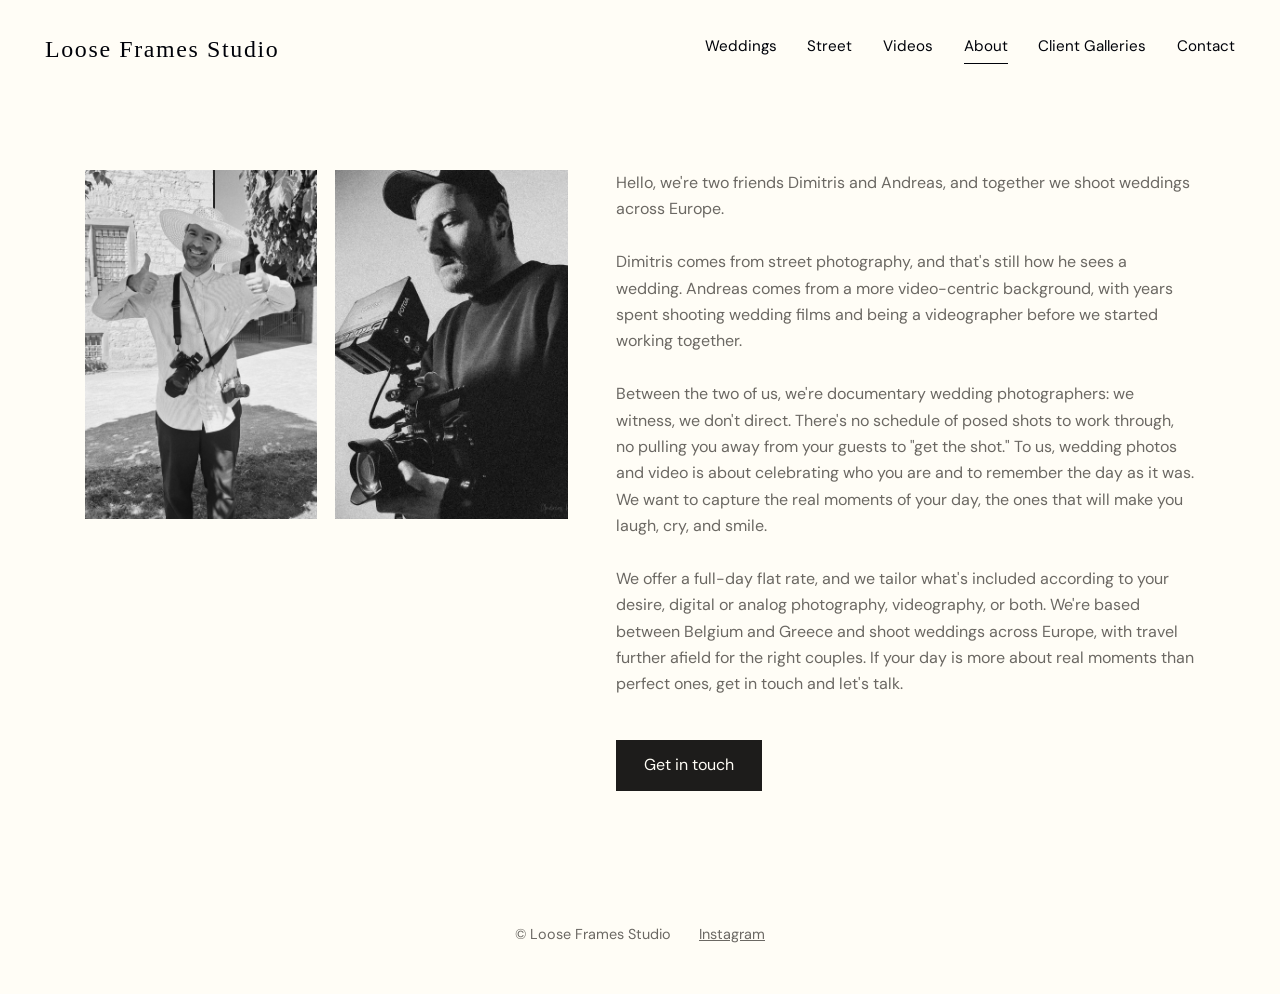
<file: about.html>
<!doctype html>
<html lang="en"><head><meta charset="utf-8">
<meta name="viewport" content="width=device-width,initial-scale=1">
<title>About Dimitris &amp; Andreas | Loose Frame Studio</title>
<meta name="description" content="Meet Dimitris and Andreas of Loose Frame Studio — documentary wedding photographers based between Ghent and Thessaloniki.">
<meta property="og:title" content="About Dimitris &amp; Andreas | Loose Frame Studio">
<meta property="og:description" content="Documentary wedding photographers based between Ghent and Thessaloniki.">
<meta property="og:image" content="https://looseframestudio.com/images/og-cover.jpg">
<meta property="og:url" content="https://looseframestudio.com/about.html">
<meta property="og:type" content="website">
<link rel="preconnect" href="https://fonts.googleapis.com"><link rel="preconnect" href="https://fonts.gstatic.com" crossorigin>
<link href="https://fonts.googleapis.com/css2?family=Fraunces:opsz,wght@9..144,300;9..144,400&family=DM+Sans:wght@400;500&display=swap" rel="stylesheet">
<link rel="stylesheet" href="style.css"></head>
<body>
<header class="site-header">
<a class="logo" href="index.html"><img src="images/logo.svg" alt="Loose Frames Studio — home"></a>
<button class="menu-btn" aria-expanded="false" aria-controls="nav">Menu</button>
<nav id="nav"><a href="index.html">Weddings</a><a href="street.html">Street</a><a href="videos.html">Videos</a><a href="about.html" aria-current="page">About</a><a href="galleries.html">Client Galleries</a><a href="contact.html">Contact</a></nav>
</header>
<main><section class="about-page">
<div class="about-split">
<div class="about-portraits" aria-label="Loose Frame Studio photographers">
<img src="images/dimi.jpeg" alt="Dimitris, documentary wedding photographer" width="999" height="1500">
<img src="images/andy.jpeg" alt="Andreas, wedding filmmaker and photographer" width="1000" height="1500">
</div>
<div class="about-body"><p>
    Hello, we're two friends Dimitris and Andreas, and together we shoot weddings across Europe.
    <br><br>
    Dimitris comes from street photography, and that's still how he sees a wedding. Andreas comes from a more video-centric background, with years spent shooting wedding films and being a videographer before we started working together.
    <br><br>
    Between the two of us, we're documentary wedding photographers: we witness, we don't direct. There's no schedule of posed shots to work through, no pulling you away from your guests to "get the shot." To us, wedding photos and video is about celebrating who you are and to remember the day as it was. We want to capture the real moments of your day, the ones that will make you laugh, cry, and smile.
    <br><br>
    We offer a full-day flat rate, and we tailor what's included according to your desire, digital or analog photography, videography, or both. We're based between Belgium and Greece and shoot weddings across Europe, with travel further afield for the right couples. If your day is more about real moments than perfect ones, get in touch and let's talk.
    <br><br>
</p><p><a class="btn" href="contact.html">Get in touch</a></p></div>
</div>
</section></main>
<footer class="site-footer"><span>© Loose Frames Studio</span><a href="https://www.instagram.com/tzasleas_snaps/" target="_blank" rel="noopener">Instagram</a></footer>
<script src="main.js"></script></body></html>
</file>
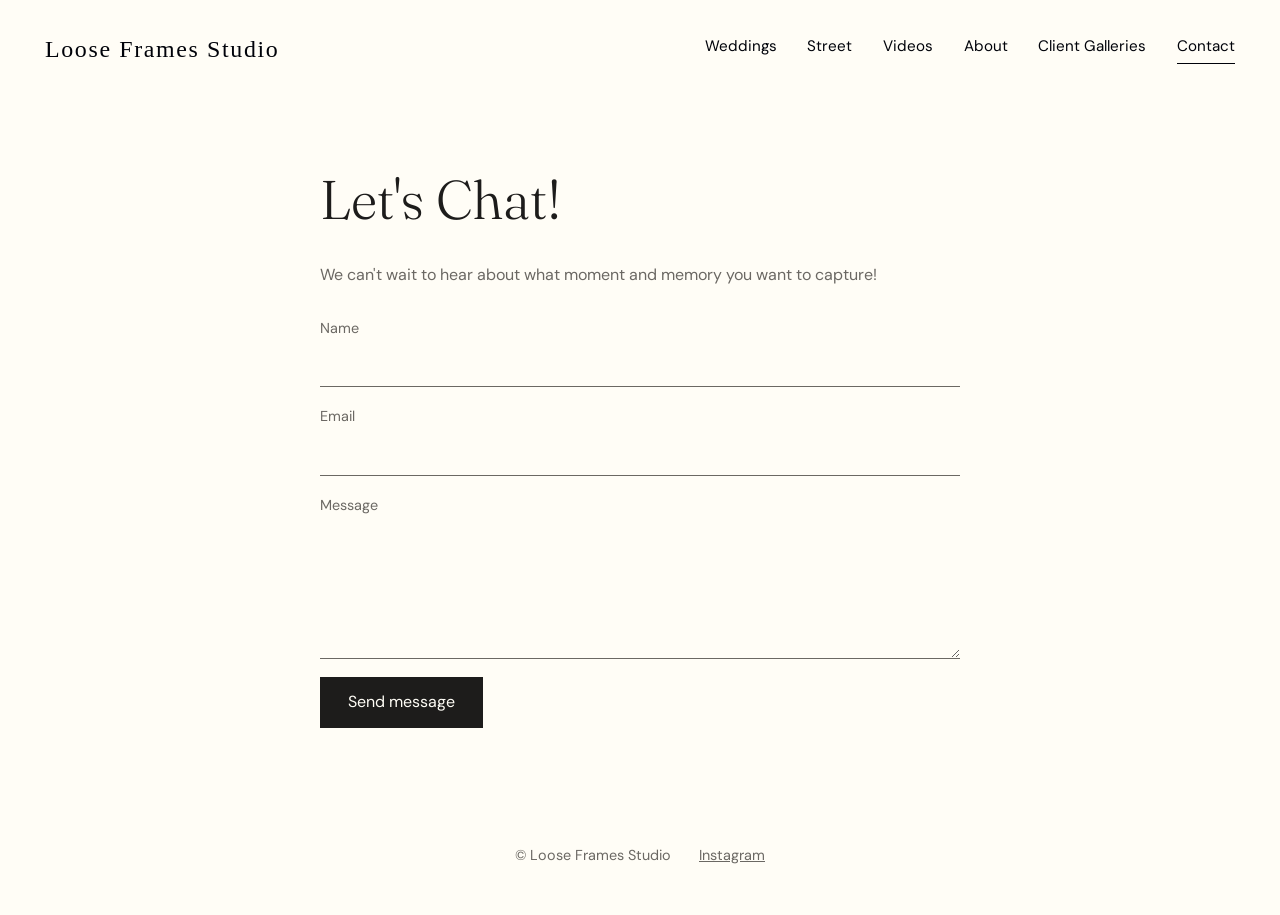
<file: contact.html>
<!doctype html>
<html lang="en"><head><meta charset="utf-8">
<meta name="viewport" content="width=device-width,initial-scale=1">
<title>Contact | Loose Frame Studio</title>
<meta name="description" content="Get in touch with Loose Frame Studio about your wedding date, location, and the story you want told.">
<meta property="og:title" content="Contact | Loose Frame Studio">
<meta property="og:description" content="Get in touch about your wedding date, location, and the story you want told.">
<meta property="og:image" content="https://looseframestudio.com/images/og-cover.jpg">
<meta property="og:url" content="https://looseframestudio.com/contact.html">
<meta property="og:type" content="website">
<link rel="preconnect" href="https://fonts.googleapis.com"><link rel="preconnect" href="https://fonts.gstatic.com" crossorigin>
<link href="https://fonts.googleapis.com/css2?family=Fraunces:opsz,wght@9..144,300;9..144,400&family=DM+Sans:wght@400;500&display=swap" rel="stylesheet">
<link rel="stylesheet" href="style.css"></head>
<body>
<header class="site-header">
<a class="logo" href="index.html"><img src="images/logo.svg" alt="Loose Frames Studio — home"></a>
<button class="menu-btn" aria-expanded="false" aria-controls="nav">Menu</button>
<nav id="nav"><a href="index.html">Weddings</a><a href="street.html">Street</a><a href="videos.html">Videos</a><a href="about.html">About</a><a href="galleries.html">Client Galleries</a><a href="contact.html" aria-current="page">Contact</a></nav>
</header>
<main><section class="text-page narrow"><div><h1>Let's Chat!</h1><p>We can't wait to hear about what moment and memory you want to capture!</p>
<form action="https://formspree.io/f/moejwvaa" method="POST">
<label>Name<input name="name" required autocomplete="name"></label>
<label>Email<input type="email" name="email" required autocomplete="email"></label>
<label>Message<textarea name="message" rows="5" required></textarea></label>
<button class="btn" type="submit">Send message</button></form></div></section></main>
<footer class="site-footer"><span>© Loose Frames Studio</span><a href="https://www.instagram.com/tzasleas_snaps/" target="_blank" rel="noopener">Instagram</a></footer>
<script src="main.js"></script></body></html>
</file>
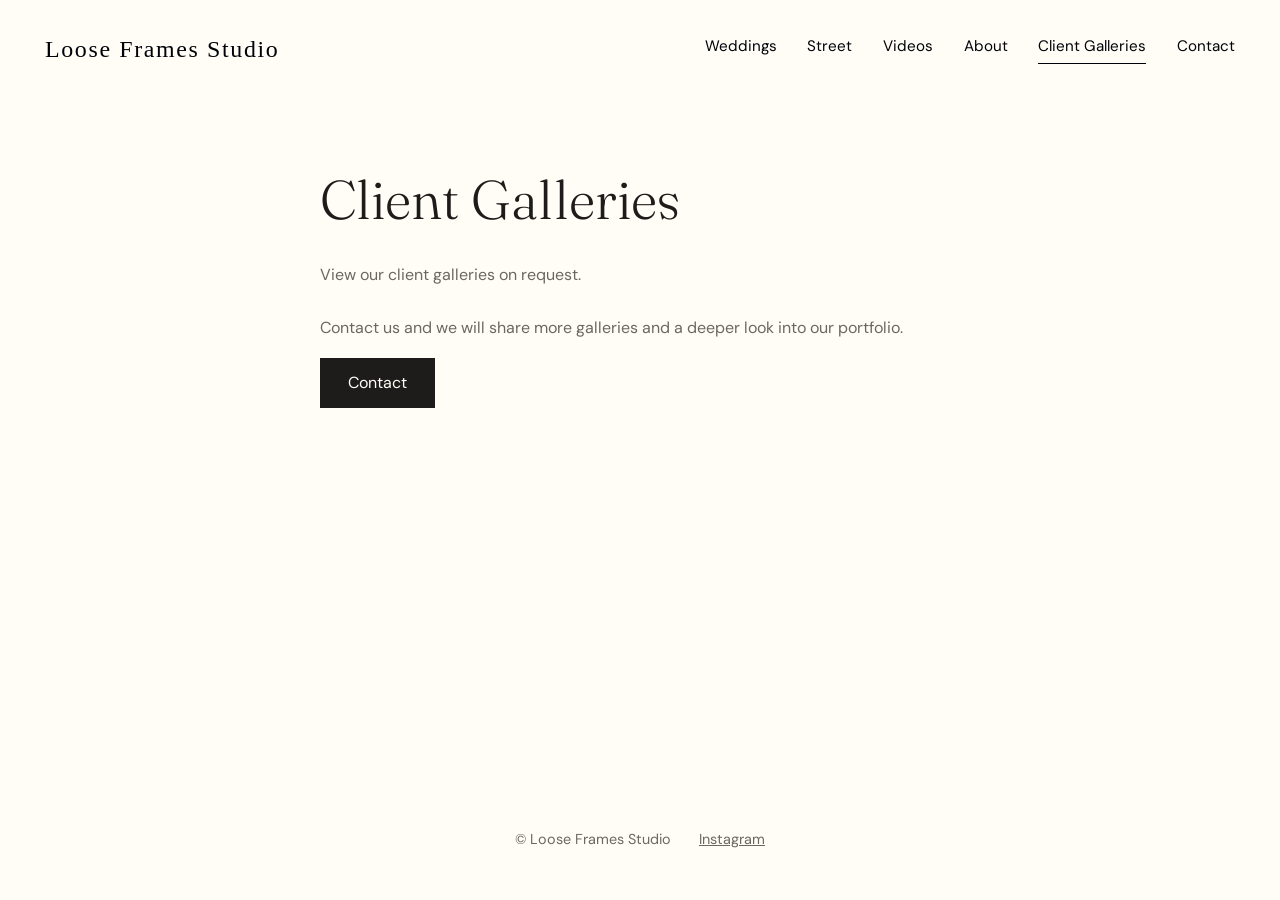
<file: galleries.html>
<!doctype html>
<html lang="en"><head><meta charset="utf-8">
<meta name="viewport" content="width=device-width,initial-scale=1">
<title>Client Galleries | Loose Frame Studio</title>
<meta name="description" content="Request access to Loose Frame Studio client galleries.">
<meta name="robots" content="noindex, follow">
<meta property="og:title" content="Client Galleries | Loose Frame Studio">
<meta property="og:description" content="Request access to Loose Frame Studio client galleries.">
<meta property="og:image" content="https://looseframestudio.com/images/og-cover.jpg">
<meta property="og:url" content="https://looseframestudio.com/galleries.html">
<meta property="og:type" content="website">
<link rel="preconnect" href="https://fonts.googleapis.com"><link rel="preconnect" href="https://fonts.gstatic.com" crossorigin>
<link href="https://fonts.googleapis.com/css2?family=Fraunces:opsz,wght@9..144,300;9..144,400&family=DM+Sans:wght@400;500&display=swap" rel="stylesheet">
<link rel="stylesheet" href="style.css"></head>
<body>
<header class="site-header">
<a class="logo" href="index.html"><img src="images/logo.svg" alt="Loose Frames Studio — home"></a>
<button class="menu-btn" aria-expanded="false" aria-controls="nav">Menu</button>
<nav id="nav"><a href="index.html">Weddings</a><a href="street.html">Street</a><a href="videos.html">Videos</a><a href="about.html">About</a><a href="galleries.html" aria-current="page">Client Galleries</a><a href="contact.html">Contact</a></nav>
</header>
<main><section class="text-page narrow"><div>
<h1>Client Galleries</h1>
<p>View our client galleries on request. 
    <br><br>
    Contact us and we will share more galleries and a deeper look into our portfolio.
</p>
<p><a class="btn" href="contact.html">Contact</a></p>
</div></section></main>
<footer class="site-footer"><span>© Loose Frames Studio</span><a href="https://www.instagram.com/tzasleas_snaps/" target="_blank" rel="noopener">Instagram</a></footer>
<script src="main.js"></script></body></html>
</file>
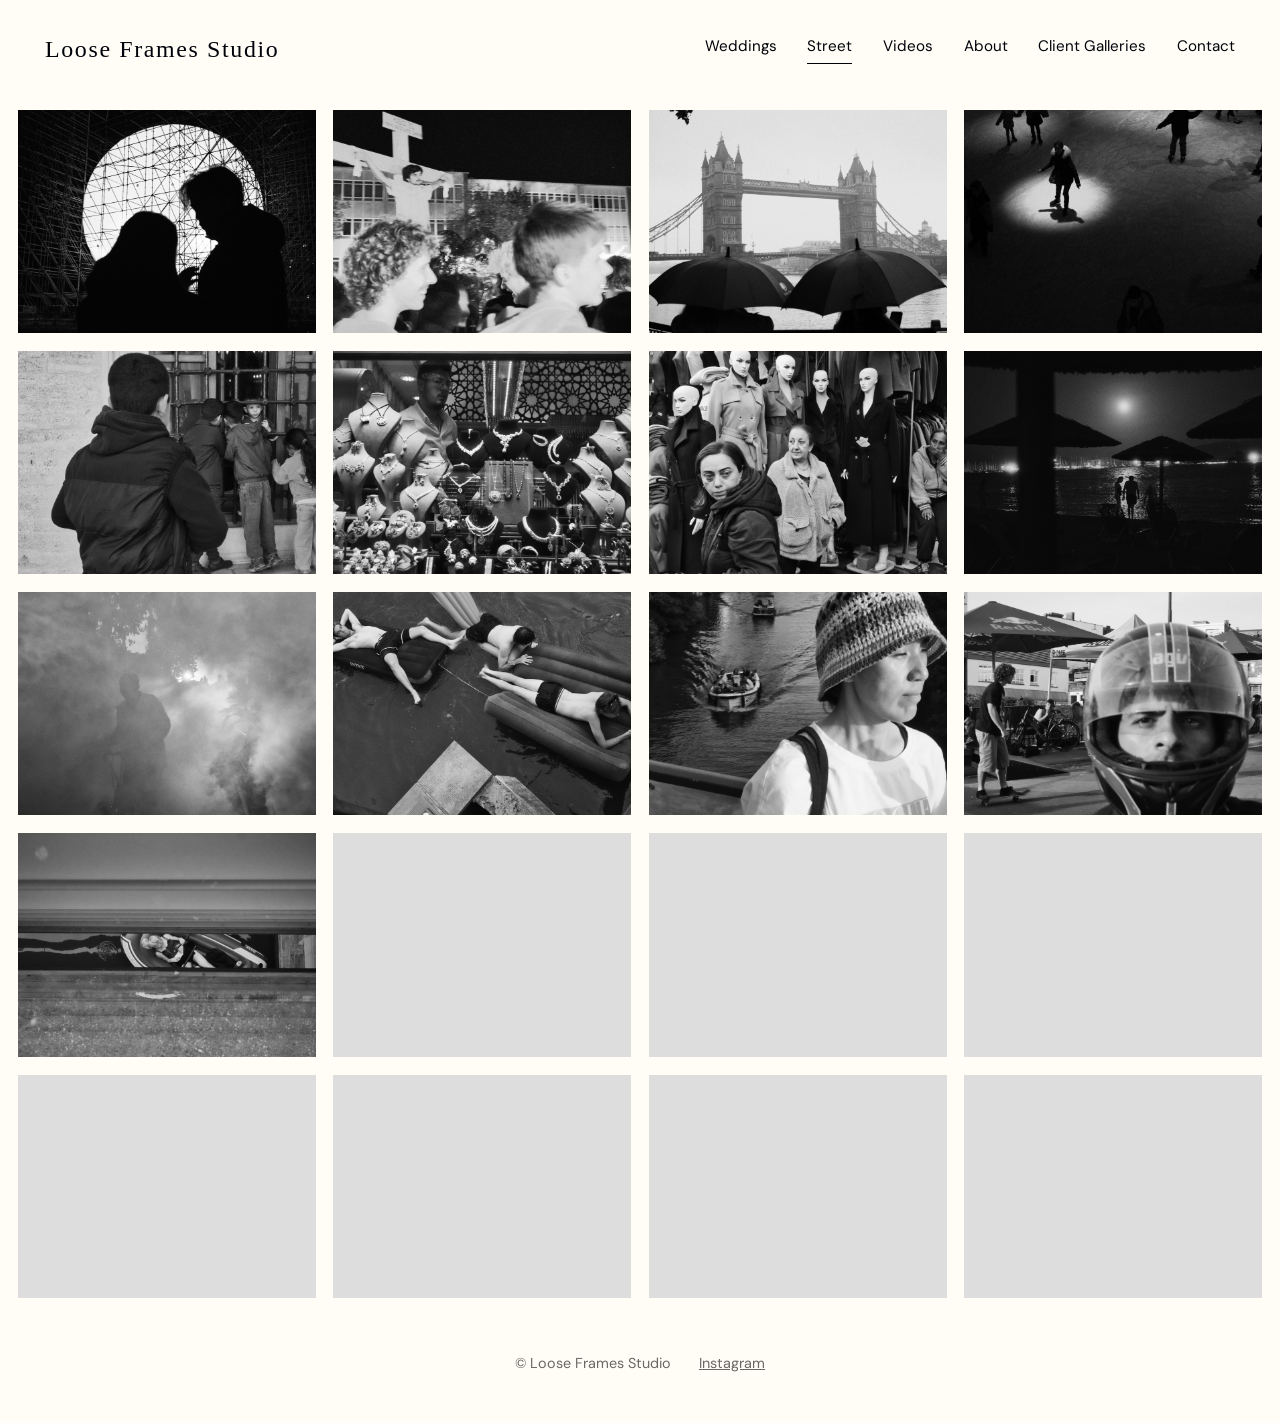
<file: street.html>
<!doctype html>
<html lang="en"><head><meta charset="utf-8">
<meta name="viewport" content="width=device-width,initial-scale=1">
<title>Street Photography | Loose Frame Studio</title>
<meta name="description" content="Black and white street photography from Thessaloniki and beyond, by Loose Frame Studio.">
<meta property="og:title" content="Street Photography | Loose Frame Studio">
<meta property="og:description" content="Black and white street photography from Thessaloniki and beyond.">
<meta property="og:image" content="https://looseframestudio.com/images/og-cover.jpg">
<meta property="og:url" content="https://looseframestudio.com/street.html">
<meta property="og:type" content="website">
<link rel="preconnect" href="https://fonts.googleapis.com"><link rel="preconnect" href="https://fonts.gstatic.com" crossorigin>
<link href="https://fonts.googleapis.com/css2?family=Fraunces:opsz,wght@9..144,300;9..144,400&family=DM+Sans:wght@400;500&display=swap" rel="stylesheet">
<link rel="stylesheet" href="style.css"></head>
<body>
<header class="site-header">
<a class="logo" href="index.html"><img src="images/logo.svg" alt="Loose Frames Studio — home"></a>
<button class="menu-btn" aria-expanded="false" aria-controls="nav">Menu</button>
<nav id="nav"><a href="index.html">Weddings</a><a href="street.html" aria-current="page">Street</a><a href="videos.html">Videos</a><a href="about.html">About</a><a href="galleries.html">Client Galleries</a><a href="contact.html">Contact</a></nav>
</header>
<main>
<section class="gallery gallery-street" aria-label="Street photography gallery">
<a class="shot" href="images/street/1.jpeg" data-lightbox><img src="images/street/1.jpeg" alt="Street photography 1" width="2000" height="1333" loading="lazy" decoding="async"></a>
<a class="shot" href="images/street/2.jpeg" data-lightbox><img src="images/street/2.jpeg" alt="Street photography 2" width="2000" height="1333" loading="lazy" decoding="async"></a>
<a class="shot" href="images/street/3.jpeg" data-lightbox><img src="images/street/3.jpeg" alt="Street photography 3" width="2000" height="1333" loading="lazy" decoding="async"></a>
<a class="shot" href="images/street/4.jpeg" data-lightbox><img src="images/street/4.jpeg" alt="Street photography 4" width="2000" height="1333" loading="lazy" decoding="async"></a>
<a class="shot" href="images/street/5.jpeg" data-lightbox><img src="images/street/5.jpeg" alt="Street photography 5" width="2000" height="1333" loading="lazy" decoding="async"></a>
<a class="shot" href="images/street/6.jpeg" data-lightbox><img src="images/street/6.jpeg" alt="Street photography 6" width="2000" height="1333" loading="lazy" decoding="async"></a>
<a class="shot" href="images/street/7.jpeg" data-lightbox><img src="images/street/7.jpeg" alt="Street photography 7" width="2000" height="1333" loading="lazy" decoding="async"></a>
<a class="shot" href="images/street/8.jpeg" data-lightbox><img src="images/street/8.jpeg" alt="Street photography 8" width="2000" height="1333" loading="lazy" decoding="async"></a>
<a class="shot" href="images/street/9.jpeg" data-lightbox><img src="images/street/9.jpeg" alt="Street photography 9" width="2000" height="1333" loading="lazy" decoding="async"></a>
<a class="shot" href="images/street/10.jpeg" data-lightbox><img src="images/street/10.jpeg" alt="Street photography 10" width="2000" height="1333" loading="lazy" decoding="async"></a>
<a class="shot" href="images/street/11.jpeg" data-lightbox><img src="images/street/11.jpeg" alt="Street photography 11" width="2000" height="1333" loading="lazy" decoding="async"></a>
<a class="shot" href="images/street/12.jpeg" data-lightbox><img src="images/street/12.jpeg" alt="Street photography 12" width="2000" height="1333" loading="lazy" decoding="async"></a>
<a class="shot" href="images/street/13.jpeg" data-lightbox><img src="images/street/13.jpeg" alt="Street photography 13" width="2000" height="1333" loading="lazy" decoding="async"></a>
<a class="shot" href="images/street/14.jpeg" data-lightbox><img src="images/street/14.jpeg" alt="Street photography 14" width="2000" height="1333" loading="lazy" decoding="async"></a>
<a class="shot" href="images/street/15.jpeg" data-lightbox><img src="images/street/15.jpeg" alt="Street photography 15" width="2000" height="1333" loading="lazy" decoding="async"></a>
<a class="shot" href="images/street/16.jpeg" data-lightbox><img src="images/street/16.jpeg" alt="Street photography 16" width="2000" height="1333" loading="lazy" decoding="async"></a>
<a class="shot" href="images/street/17.jpeg" data-lightbox><img src="images/street/17.jpeg" alt="Street photography 17" width="2000" height="1333" loading="lazy" decoding="async"></a>
<a class="shot" href="images/street/18.jpeg" data-lightbox><img src="images/street/18.jpeg" alt="Street photography 18" width="2000" height="1333" loading="lazy" decoding="async"></a>
<a class="shot" href="images/street/19.jpeg" data-lightbox><img src="images/street/19.jpeg" alt="Street photography 19" width="2000" height="1333" loading="lazy" decoding="async"></a>
<a class="shot" href="images/street/20.jpeg" data-lightbox><img src="images/street/20.jpeg" alt="Street photography 20" width="2000" height="1333" loading="lazy" decoding="async"></a>
</section>
</main>
<footer class="site-footer"><span>© Loose Frames Studio</span><a href="https://www.instagram.com/tzasleas_snaps/" target="_blank" rel="noopener">Instagram</a></footer>
<dialog class="lightbox" aria-label="Image viewer"><button class="lb-close" aria-label="Close">Close</button><button class="lb-prev" aria-label="Previous image">‹</button><img alt=""><button class="lb-next" aria-label="Next image">›</button></dialog>
<script src="main.js"></script></body></html>
</file>
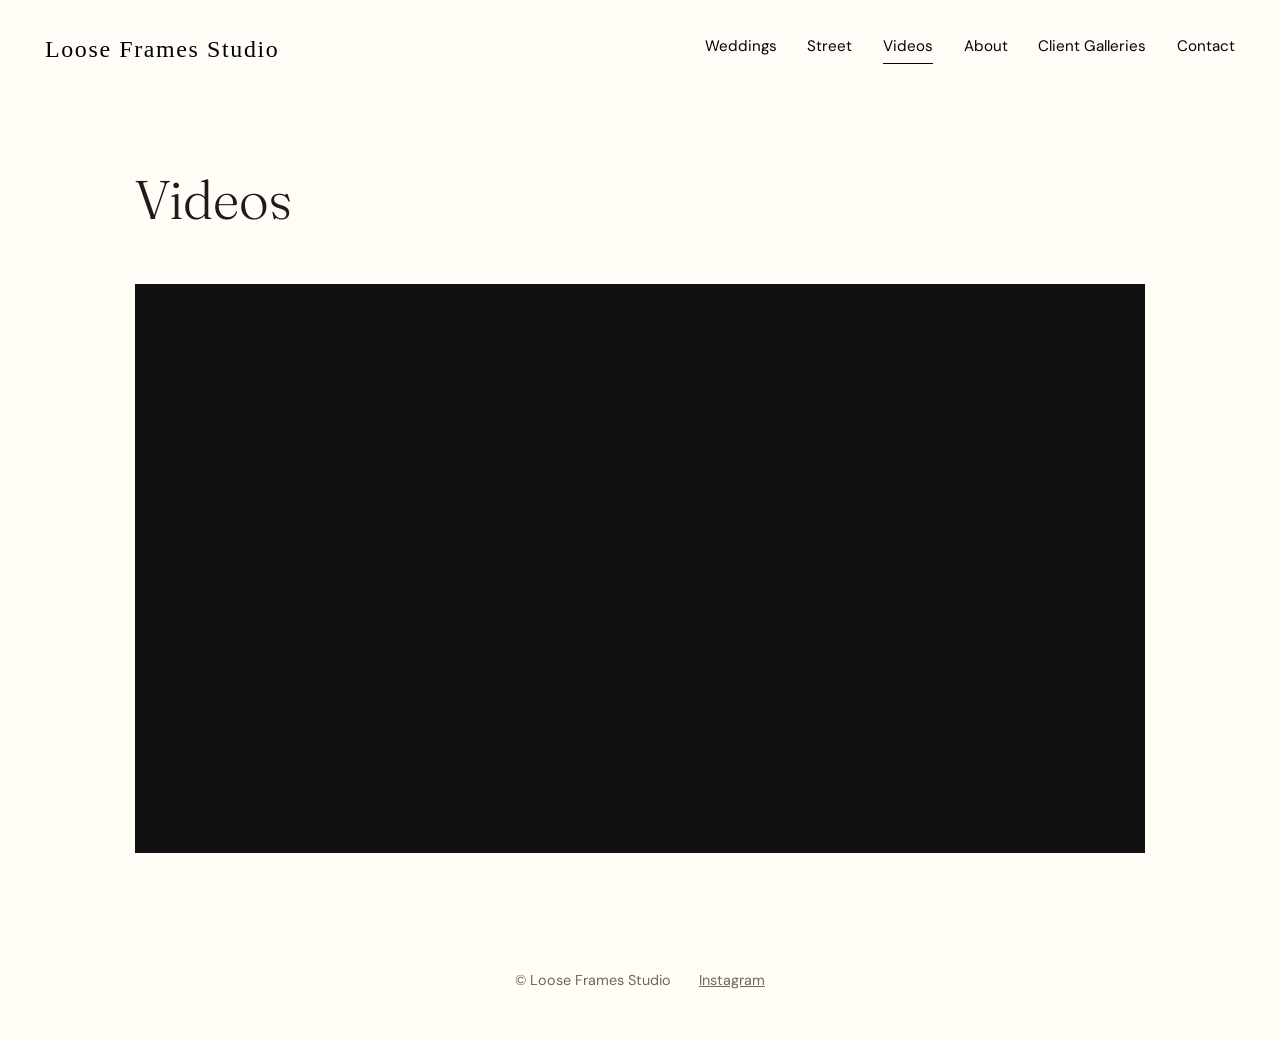
<file: videos.html>
<!doctype html>
<html lang="en"><head><meta charset="utf-8">
<meta name="viewport" content="width=device-width,initial-scale=1">
<title>Wedding Films | Loose Frame Studio</title>
<meta name="description" content="Documentary wedding films by Loose Frame Studio. Watch selected films from Greece and Europe.">
<meta property="og:title" content="Wedding Films | Loose Frame Studio">
<meta property="og:description" content="Documentary wedding films by Loose Frame Studio.">
<meta property="og:image" content="https://looseframestudio.com/images/og-cover.jpg">
<meta property="og:url" content="https://looseframestudio.com/videos.html">
<meta property="og:type" content="website">
<script type="application/ld+json">
{
  "@context": "https://schema.org",
  "@type": "VideoObject",
  "name": "Wedding film — Dimitris and Ioanna, Greece",
  "description": "Documentary wedding film by Loose Frame Studio.",
  "uploadDate": "2026-08-10",
  "embedUrl": "https://player.vimeo.com/video/1234223128",
  "thumbnailUrl": "https://looseframestudio.com/images/og-cover.jpg"
}
</script>
<link rel="preconnect" href="https://fonts.googleapis.com"><link rel="preconnect" href="https://fonts.gstatic.com" crossorigin>
<link href="https://fonts.googleapis.com/css2?family=Fraunces:opsz,wght@9..144,300;9..144,400&family=DM+Sans:wght@400;500&display=swap" rel="stylesheet">
<link rel="stylesheet" href="style.css"></head>
<body>
<header class="site-header">
<a class="logo" href="index.html"><img src="images/logo.svg" alt="Loose Frames Studio — home"></a>
<button class="menu-btn" aria-expanded="false" aria-controls="nav">Menu</button>
<nav id="nav"><a href="index.html">Weddings</a><a href="street.html">Street</a><a href="videos.html" aria-current="page">Videos</a><a href="about.html">About</a><a href="galleries.html">Client Galleries</a><a href="contact.html">Contact</a></nav>
</header>
<main><section class="video-page">
<h1>Videos</h1>
<div class="video-embed">
<iframe src="https://player.vimeo.com/video/1234223128" title="Loose Frames Studio video" allow="autoplay; fullscreen; picture-in-picture" allowfullscreen></iframe>
</div>
</section></main>
<footer class="site-footer"><span>© Loose Frames Studio</span><a href="https://www.instagram.com/24frames_by_andreas_haroupias/" target="_blank" rel="noopener">Instagram</a></footer>
<script src="main.js"></script></body></html>
</file>
<file: style.css>
:root{--bg:#fffdf6;--ink:#1d1c1b;--muted:#6b6863;--gap:clamp(10px,1.4vw,20px);--pad:clamp(20px,3.5vw,48px)}
*{box-sizing:border-box}
html{scroll-behavior:smooth}
body{margin:0;min-height:100svh;display:flex;flex-direction:column;background:var(--bg);color:var(--ink);font:400 1rem/1.65 "DM Sans",system-ui,sans-serif}
main{flex:1 0 auto}
.site-footer{flex-shrink:0;margin-top:auto}
img{display:block;max-width:100%;height:auto}
a{color:inherit}
:focus-visible{outline:2px solid currentColor;outline-offset:3px}

/* Fixed, transparent header. difference blend keeps white text readable on light and dark photos */
.site-header{position:fixed;inset:0 0 auto 0;z-index:20;display:flex;justify-content:space-between;align-items:center;
  padding:var(--pad);padding-block:clamp(14px,2vw,26px);color:#fff;mix-blend-mode:difference;pointer-events:none}
.site-header>*{pointer-events:auto}
.logo img{height:clamp(30px,3.4vw,44px);width:auto}
nav{display:flex;gap:clamp(16px,2.4vw,36px);font-size:.95rem}
nav a{text-decoration:none;padding:4px 0;border-bottom:1px solid transparent}
nav a:hover,nav a[aria-current=page]{border-bottom-color:currentColor}
.menu-btn{display:none;background:none;border:0;color:inherit;font:inherit;cursor:pointer}

.hero{position:relative;height:100svh;min-height:420px;overflow:hidden;background:#222}
.hero img{width:100%;height:100%;object-fit:cover;animation:hero-in 1.6s ease-out both}
.hero-line{position:absolute;left:var(--pad);bottom:var(--pad);margin:0;color:#fff;
  font:300 clamp(1.6rem,4vw,3rem)/1.1 Fraunces,Georgia,serif;text-shadow:0 1px 18px rgba(0,0,0,.35);max-width:14ch}
@keyframes hero-in{from{opacity:0;transform:scale(1.03)}to{opacity:1;transform:none}}

.gallery{columns:3;column-gap:var(--gap);padding:var(--gap)}
.shot{display:block;margin:0 0 var(--gap);break-inside:avoid;cursor:zoom-in;overflow:hidden;background:#ddd}
.shot img{width:100%;transition:transform .5s ease}
.shot:hover img{transform:scale(1.02)}

/* Weddings: 4 columns, even gaps. Landscape cells are 4:3; portraits span 2 rows.
   Row height uses cqw (not %) so it tracks column width — % rows were resolving
   against container height and producing a tall, heavily cropped frame. */
.gallery-wedding{
  columns:unset;column-gap:unset;
  container-type:inline-size;
  display:grid;
  grid-template-columns:repeat(4,minmax(0,1fr));
  gap:var(--gap);
  padding:var(--gap);
  grid-auto-rows:calc((100cqw - 3 * var(--gap)) / 4 * 3 / 4);
}
.gallery-wedding .shot{margin:0;width:100%;height:100%;min-height:0;background:#ddd;overflow:hidden}
.gallery-wedding .shot img{width:100%;height:100%;object-fit:cover;object-position:center}

/* Street: 4 columns × 5 rows (20 images), 4:3 cells, even gaps */
.gallery-street{
  columns:unset;column-gap:unset;
  display:grid;
  grid-template-columns:repeat(4,minmax(0,1fr));
  gap:var(--gap);
  padding:var(--gap);
  padding-top:clamp(72px,10vw,110px);
}
.gallery-street .shot{margin:0;width:100%;aspect-ratio:4/3;background:#ddd;overflow:hidden}
.gallery-street .shot img{width:100%;height:100%;object-fit:cover;object-position:center}

.page-cta{display:flex;justify-content:center;padding:clamp(48px,8vw,96px) var(--pad) clamp(24px,4vw,48px)}
.page-cta a{
  font:300 clamp(1.4rem,3vw,2rem)/1 Fraunces,Georgia,serif;
  letter-spacing:.12em;text-decoration:none;border-bottom:1px solid currentColor;padding-bottom:4px
}
.page-cta a:hover{opacity:.7}

.video-page{padding:clamp(110px,14vw,170px) var(--pad) 80px;max-width:1100px;margin:auto}
.video-page h1{margin-bottom:1em}
.video-embed{position:relative;width:100%;aspect-ratio:16/9;background:#111;overflow:hidden}
.video-embed iframe{position:absolute;inset:0;width:100%;height:100%;border:0}

.text-page{display:grid;grid-template-columns:minmax(0,5fr) minmax(0,6fr);gap:clamp(24px,5vw,80px);
  padding:clamp(110px,14vw,170px) var(--pad) 80px;max-width:1200px;margin:auto;align-items:start}
.text-page.narrow{grid-template-columns:minmax(0,640px);justify-content:center}
.about-page{padding:clamp(110px,14vw,170px) var(--pad) 80px;max-width:1200px;margin:auto}
.about-page h1{margin:0 0 clamp(20px,3vw,32px)}
.about-split{display:grid;grid-template-columns:minmax(0,5fr) minmax(0,6fr);gap:clamp(24px,4vw,48px);align-items:start}
.about-portraits{display:grid;grid-template-columns:1fr 1fr;gap:var(--gap)}
.about-portraits img{width:100%;height:auto;aspect-ratio:2/3;object-fit:cover}
.about-body p{max-width:60ch;color:var(--muted);margin:0 0 1em}
h1{font:300 clamp(2rem,4.5vw,3.4rem)/1.1 Fraunces,Georgia,serif;margin:0 0 .6em}
.text-page p{max-width:60ch;color:var(--muted)}
form{display:grid;gap:18px;margin-top:28px}
label{display:grid;gap:6px;font-size:.9rem;color:var(--muted)}
input,textarea{font:inherit;color:var(--ink);background:transparent;border:0;border-bottom:1px solid var(--muted);padding:8px 0;border-radius:0}
input:focus,textarea:focus{outline:0;border-bottom-color:var(--ink)}
.btn{display:inline-block;font:inherit;color:var(--bg);background:var(--ink);border:0;padding:12px 28px;text-decoration:none;cursor:pointer;justify-self:start}
.btn:hover{opacity:.85}

.site-footer{display:flex;gap:28px;flex-wrap:wrap;justify-content:center;padding:36px var(--pad) 48px;font-size:.9rem;color:var(--muted)}

.lightbox{border:0;padding:0;background:rgba(10,10,10,.94);width:100vw;height:100vh;max-width:none;max-height:none;color:#fff}
.lightbox::backdrop{background:#000}
.lightbox[open]{display:grid;place-items:center}
.lightbox img{max-width:92vw;max-height:88vh;object-fit:contain}
.lightbox button{position:absolute;background:none;border:0;color:#fff;font:inherit;cursor:pointer;padding:16px}
.lb-close{top:8px;right:12px}
.lb-prev,.lb-next{top:50%;transform:translateY(-50%);font-size:2.4rem;line-height:1}
.lb-prev{left:8px}.lb-next{right:8px}

@media(max-width:900px){
  .gallery{columns:2}
  .gallery-wedding{
    grid-template-columns:repeat(2,minmax(0,1fr));
    grid-auto-rows:calc((100cqw - var(--gap)) / 2 * 3 / 4);
  }
  .gallery-wedding .shot[style]{grid-column:auto!important;grid-row:auto!important}
  .gallery-wedding .landscape{grid-row:span 1}
  .gallery-wedding .portrait{grid-row:span 2}
  .gallery-street{grid-template-columns:repeat(2,minmax(0,1fr))}
  .text-page{grid-template-columns:1fr}
  .about-split{grid-template-columns:1fr;gap:clamp(20px,4vw,32px)}
}
@media(max-width:640px){
  .gallery{columns:1}
  .gallery-wedding{
    grid-template-columns:1fr;
    grid-auto-rows:auto;
  }
  .gallery-wedding .shot[style]{grid-column:auto!important;grid-row:auto!important}
  .gallery-wedding .landscape{grid-row:auto;aspect-ratio:4/3;height:auto}
  .gallery-wedding .portrait{grid-row:auto;aspect-ratio:3/4;height:auto}
  .gallery-wedding .shot img{object-fit:cover}
  .gallery-street{grid-template-columns:1fr}
  .menu-btn{display:block}
  nav{display:none;position:fixed;inset:0;background:#fff;flex-direction:column;justify-content:center;align-items:center;gap:22px;font-size:1.4rem;color:#000;mix-blend-mode:normal}
  nav.open{display:flex}
  .site-header:has(nav.open){mix-blend-mode:normal;color:#000}
  .site-header:has(nav.open) .logo{visibility:hidden}
  .site-header:has(nav.open) .menu-btn{position:relative;z-index:2}
}
@media(prefers-reduced-motion:reduce){*{animation:none!important;transition:none!important}html{scroll-behavior:auto}}
</file>
